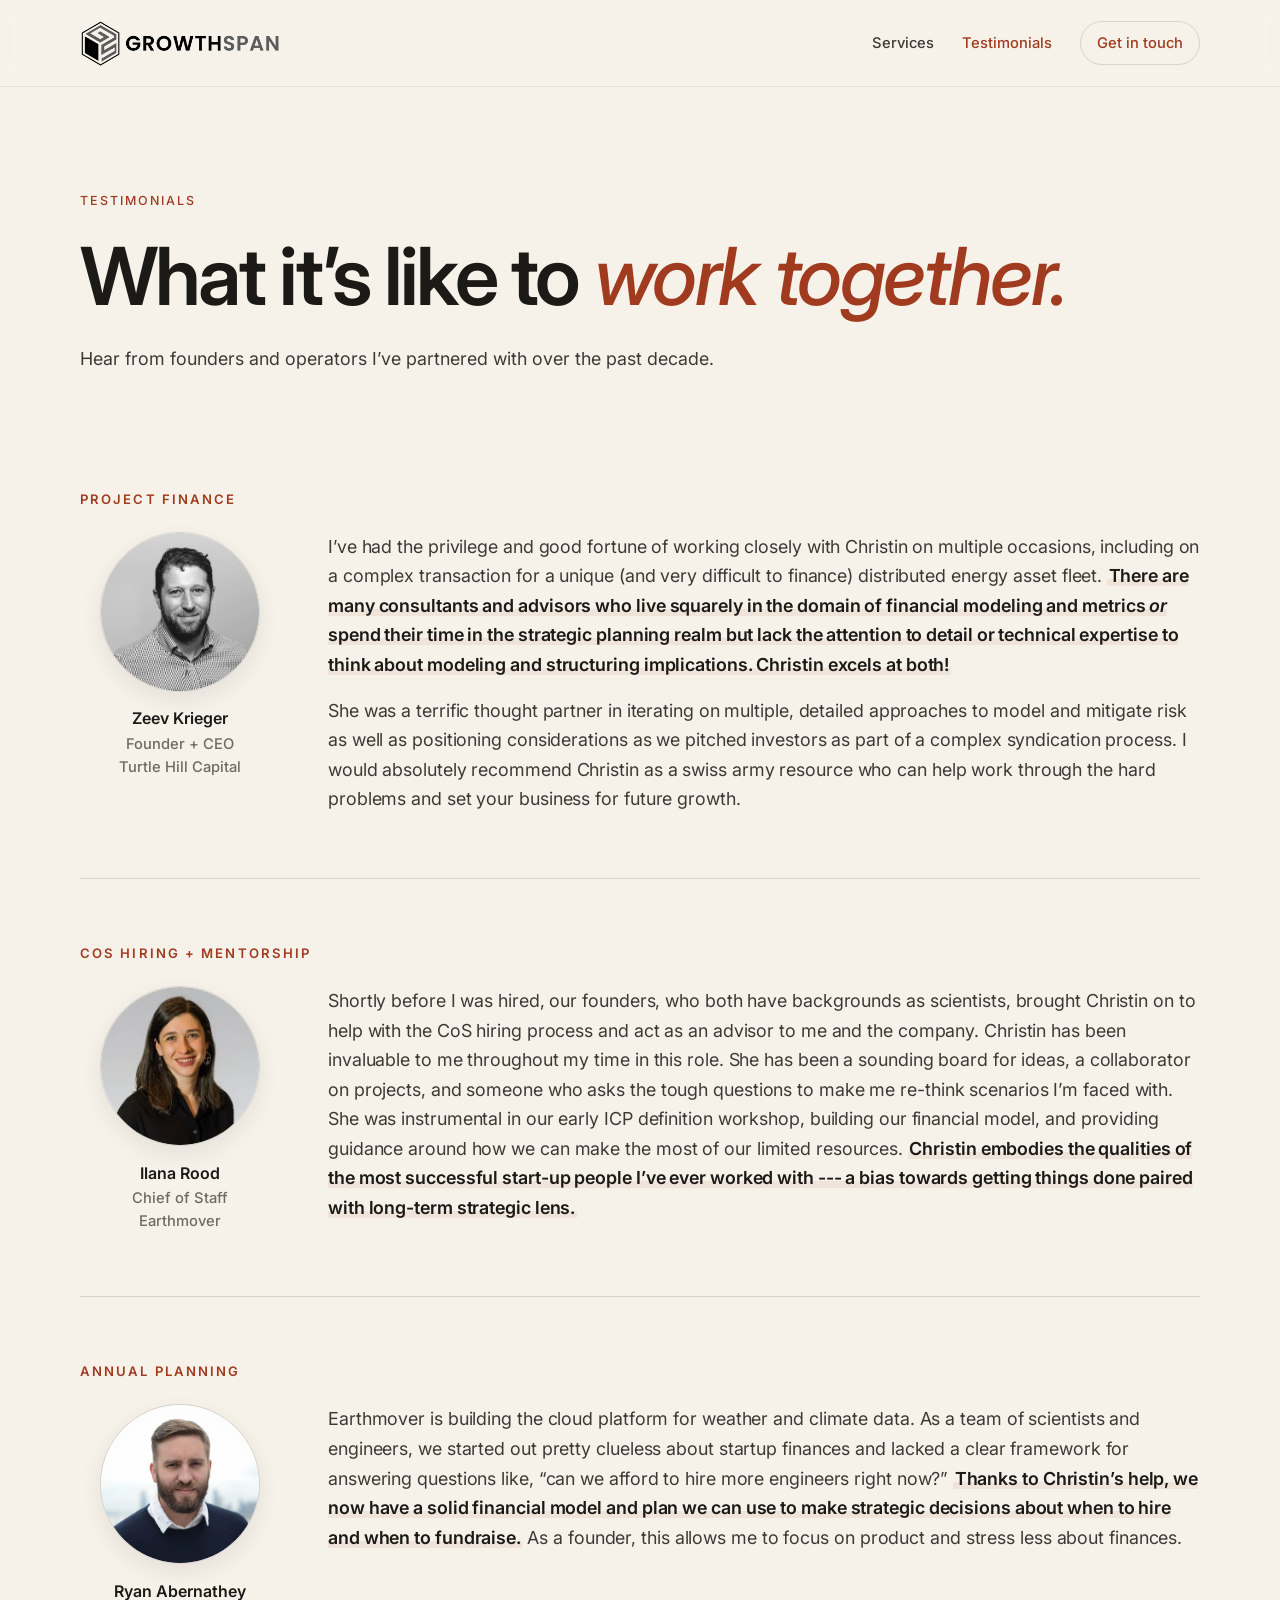
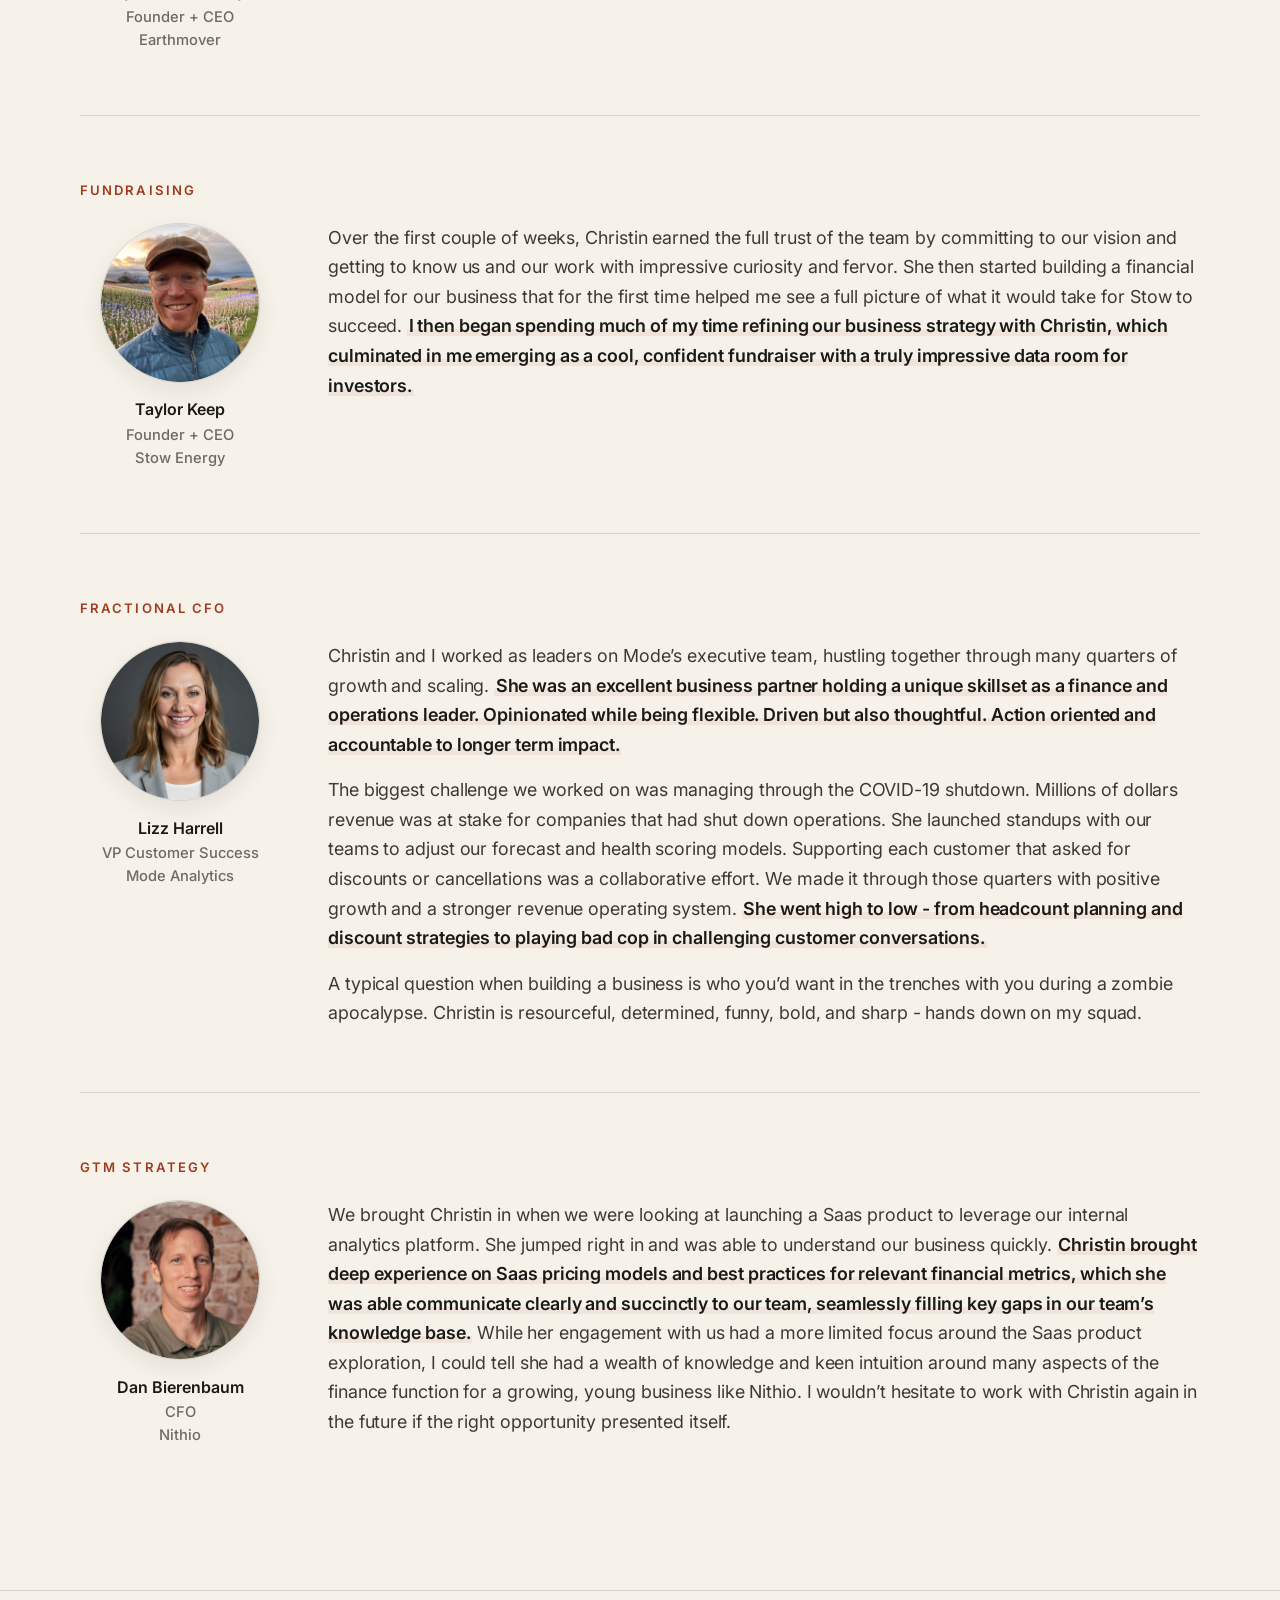
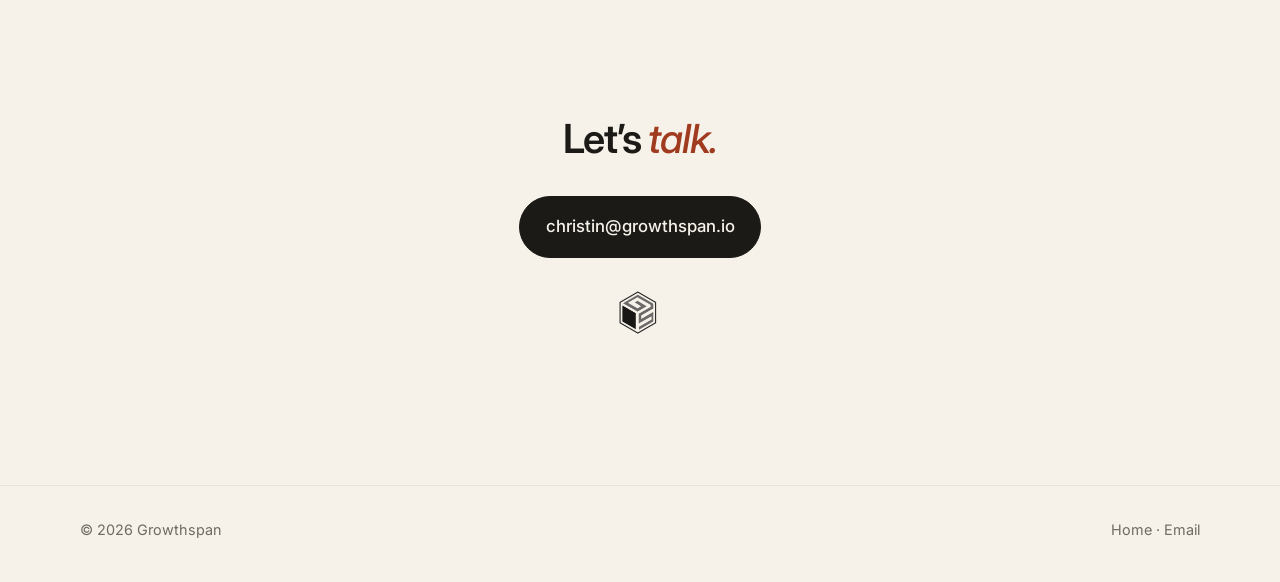
<file: testimonials.html>
<!DOCTYPE html>
<html lang="en">
  <head>
    <meta charset="utf-8" />
    <meta
      name="viewport"
      content="width=device-width, initial-scale=1, viewport-fit=cover"
    />
    <meta
      name="description"
      content="Testimonials for Christin Price and Growthspan — fractional CFO, fundraising, project finance, and strategy."
    />
    <title>Testimonials — Growthspan</title>
    <link rel="preconnect" href="https://fonts.googleapis.com" />
    <link rel="preconnect" href="https://fonts.gstatic.com" crossorigin />
    <link
      href="https://fonts.googleapis.com/css2?family=Inter:ital,wght@0,400;0,500;0,600;0,700;1,400;1,500&display=swap"
      rel="stylesheet"
    />
    <link rel="stylesheet" href="styles.css?v=20260429q" />
  </head>
  <body>
    <a class="skip-link" href="#main">Skip to content</a>

    <header class="nav">
      <div class="wrap nav__inner">
        <a class="wordmark" href="index.html" aria-label="Growthspan home">
          <img src="images/logo.png" alt="" class="wordmark__mark" width="1540" height="351" />
        </a>
        <nav aria-label="Primary" class="nav__links">
          <a href="index.html#services">Services</a>
          <a href="testimonials.html" aria-current="page">Testimonials</a>
          <button
            type="button"
            class="nav__cta"
            data-copy-email
            aria-label="Copy email address to clipboard"
          >
            Get in touch
          </button>
        </nav>
      </div>
    </header>

    <main id="main" class="t-page">
      <section class="t-hero">
        <div class="wrap">
          <p class="kicker">Testimonials</p>
          <h1 class="display">
            What it’s like to <em>work together.</em>
          </h1>
          <p class="hero__sub">
            Hear from founders and operators I’ve partnered with over the past decade.
          </p>
        </div>
      </section>

      <section class="t-list">
        <div class="wrap">

          <article class="t-card">
            <p class="t-card__header">Project Finance</p>
            <div class="t-card__aside">
              <div class="t-card__portrait">
                <img
                  src="images/Zeev.png"
                  alt="Zeev Krieger"
                  width="200"
                  height="200"
                  loading="lazy"
                  decoding="async"
                />
              </div>
              <div class="t-card__by">
                <span class="t-card__name">Zeev Krieger</span>
                <span class="t-card__role">Founder + CEO</span>
                <span class="t-card__company">Turtle Hill Capital</span>
              </div>
            </div>
            <div class="t-card__main">
            <blockquote class="t-card__quote">
              <p>
                I’ve had the privilege and good fortune of working closely
                with Christin on multiple occasions, including on a complex
                transaction for a unique (and very difficult to finance)
                distributed energy asset fleet.
                <strong>There are many consultants and advisors who live
                squarely in the domain of financial modeling and metrics
                <em>or</em> spend their time in the strategic planning
                realm but lack the attention to detail or technical
                expertise to think about modeling and structuring
                implications. Christin excels at both!</strong>
              </p>
              <p>
                She was a terrific thought partner in iterating on
                multiple, detailed approaches to model and mitigate risk as
                well as positioning considerations as we pitched investors
                as part of a complex syndication process. I would
                absolutely recommend Christin as a swiss army resource who
                can help work through the hard problems and set your
                business for future growth.
              </p>
            </blockquote>
            </div>
          </article>

          <article class="t-card">
            <p class="t-card__header">CoS Hiring + Mentorship</p>
            <div class="t-card__aside">
              <div class="t-card__portrait">
                <img
                  src="images/ilana-2.png"
                  alt="Ilana Rood"
                  width="200"
                  height="200"
                  loading="lazy"
                  decoding="async"
                />
              </div>
              <div class="t-card__by">
                <span class="t-card__name">Ilana Rood</span>
                <span class="t-card__role">Chief of Staff</span>
                <span class="t-card__company">Earthmover</span>
              </div>
            </div>
            <div class="t-card__main">
            <blockquote class="t-card__quote">
              <p>
                Shortly before I was hired, our founders, who both have
                backgrounds as scientists, brought Christin on to help with
                the CoS hiring process and act as an advisor to me and the
                company. Christin has been invaluable to me throughout my
                time in this role. She has been a sounding board for
                ideas, a collaborator on projects, and someone who asks
                the tough questions to make me re-think scenarios I’m
                faced with. She was instrumental in our early ICP
                definition workshop, building our financial model, and
                providing guidance around how we can make the most of our
                limited resources.
                <strong>Christin embodies the qualities of the most
                successful start-up people I’ve ever worked with --- a
                bias towards getting things done paired with long-term
                strategic lens.</strong>
              </p>
            </blockquote>
            </div>
          </article>

          <article class="t-card">
            <p class="t-card__header">Annual Planning</p>
            <div class="t-card__aside">
              <div class="t-card__portrait">
                <img
                  src="images/Ryan.png"
                  alt="Ryan Abernathey"
                  width="200"
                  height="200"
                  loading="lazy"
                  decoding="async"
                />
              </div>
              <div class="t-card__by">
                <span class="t-card__name">Ryan Abernathey</span>
                <span class="t-card__role">Founder + CEO</span>
                <span class="t-card__company">Earthmover</span>
              </div>
            </div>
            <div class="t-card__main">
            <blockquote class="t-card__quote">
              <p>
                Earthmover is building the cloud platform for weather and
                climate data. As a team of scientists and engineers, we
                started out pretty clueless about startup finances and
                lacked a clear framework for answering questions like,
                “can we afford to hire more engineers right now?”
                <strong>Thanks to Christin’s help, we now have a solid
                financial model and plan we can use to make strategic
                decisions about when to hire and when to fundraise.</strong>
                As a founder, this allows me to focus on product and
                stress less about finances.
              </p>
            </blockquote>
            </div>
          </article>

          <article class="t-card">
            <p class="t-card__header">Fundraising</p>
            <div class="t-card__aside">
              <div class="t-card__portrait">
                <img
                  src="images/Taylor.png"
                  alt="Taylor Keep"
                  width="200"
                  height="200"
                  loading="lazy"
                  decoding="async"
                />
              </div>
              <div class="t-card__by">
                <span class="t-card__name">Taylor Keep</span>
                <span class="t-card__role">Founder + CEO</span>
                <span class="t-card__company">Stow Energy</span>
              </div>
            </div>
            <div class="t-card__main">
            <blockquote class="t-card__quote">
              <p>
                Over the first couple of weeks, Christin earned the full
                trust of the team by committing to our vision and getting
                to know us and our work with impressive curiosity and
                fervor. She then started building a financial model for
                our business that for the first time helped me see a full
                picture of what it would take for Stow to succeed.
                <strong>I then began spending much of my time refining our
                business strategy with Christin, which culminated in me
                emerging as a cool, confident fundraiser with a truly
                impressive data room for investors.</strong>
              </p>
            </blockquote>
            </div>
          </article>

          <article class="t-card">
            <p class="t-card__header">Fractional CFO</p>
            <div class="t-card__aside">
              <div class="t-card__portrait">
                <img
                  src="images/Lizz.png"
                  alt="Lizz Harrell"
                  width="200"
                  height="200"
                  loading="lazy"
                  decoding="async"
                />
              </div>
              <div class="t-card__by">
                <span class="t-card__name">Lizz Harrell</span>
                <span class="t-card__role">VP Customer Success</span>
                <span class="t-card__company">Mode Analytics</span>
              </div>
            </div>
            <div class="t-card__main">
            <blockquote class="t-card__quote">
              <p>
                Christin and I worked as leaders on Mode’s executive team,
                hustling together through many quarters of growth and
                scaling.
                <strong>She was an excellent business partner holding a
                unique skillset as a finance and operations leader.
                Opinionated while being flexible. Driven but also
                thoughtful. Action oriented and accountable to longer term
                impact.</strong>
              </p>
              <p>
                The biggest challenge we worked on was managing through
                the COVID-19 shutdown. Millions of dollars revenue was at
                stake for companies that had shut down operations. She
                launched standups with our teams to adjust our forecast
                and health scoring models. Supporting each customer that
                asked for discounts or cancellations was a collaborative
                effort. We made it through those quarters with positive
                growth and a stronger revenue operating system.
                <strong>She went high to low - from headcount planning
                and discount strategies to playing bad cop in challenging
                customer conversations.</strong>
              </p>
              <p>
                A typical question when building a business is who you’d
                want in the trenches with you during a zombie apocalypse.
                Christin is resourceful, determined, funny, bold, and
                sharp - hands down on my squad.
              </p>
            </blockquote>
            </div>
          </article>

          <article class="t-card">
            <p class="t-card__header">GTM Strategy</p>
            <div class="t-card__aside">
              <div class="t-card__portrait">
                <img
                  src="images/Dan.png"
                  alt="Dan Bierenbaum"
                  width="200"
                  height="200"
                  loading="lazy"
                  decoding="async"
                />
              </div>
              <div class="t-card__by">
                <span class="t-card__name">Dan Bierenbaum</span>
                <span class="t-card__role">CFO</span>
                <span class="t-card__company">Nithio</span>
              </div>
            </div>
            <div class="t-card__main">
            <blockquote class="t-card__quote">
              <p>
                We brought Christin in when we were looking at launching a
                Saas product to leverage our internal analytics platform.
                She jumped right in and was able to understand our
                business quickly.
                <strong>Christin brought deep experience on Saas pricing
                models and best practices for relevant financial metrics,
                which she was able communicate clearly and succinctly to
                our team, seamlessly filling key gaps in our team’s
                knowledge base.</strong>
                While her engagement with us had a more limited focus
                around the Saas product exploration, I could tell she had
                a wealth of knowledge and keen intuition around many
                aspects of the finance function for a growing, young
                business like Nithio. I wouldn’t hesitate to work with
                Christin again in the future if the right opportunity
                presented itself.
              </p>
            </blockquote>
            </div>
          </article>

        </div>
      </section>

      <section class="cta">
        <div class="wrap cta__inner">
          <h2 class="display cta__title">
            Let’s <em>talk.</em>
          </h2>
          <a
            class="btn btn--lg"
            href="mailto:christin@growthspan.io"
            data-copy-email
            aria-label="Copy christin@growthspan.io to clipboard"
          >
            christin@growthspan.io
          </a>
          <p class="cta__back">
            <a href="index.html" class="cta__home-logo" aria-label="Back to home">
              <img
                src="images/logo-mark.png"
                alt=""
                width="351"
                height="351"
                loading="lazy"
                decoding="async"
              />
            </a>
          </p>
        </div>
      </section>
    </main>

    <footer class="foot">
      <div class="wrap foot__inner">
        <p>&copy; <span id="year"></span> Growthspan</p>
        <p>
          <a href="index.html">Home</a>
          <span aria-hidden="true">·</span>
          <a
            href="mailto:christin@growthspan.io"
            data-copy-email
            aria-label="Copy christin@growthspan.io to clipboard"
            >Email</a>
        </p>
      </div>
    </footer>

    <div
      id="email-toast"
      class="toast"
      role="status"
      aria-live="polite"
      aria-hidden="true"
    ></div>
    <script src="main.js" defer></script>
  </body>
</html>
</file>
<file: styles.css>
/* Growthspan — v2 editorial redesign. No build step. */

:root {
  --paper: #f6f2ea;
  --paper-soft: #efe9dd;
  --ink: #1b1a17;
  --ink-soft: #3d3a35;
  --muted: #6f6a62;
  --line: rgba(27, 26, 23, 0.14);
  --line-soft: rgba(27, 26, 23, 0.07);
  --accent: #a13b1f;
  --accent-ink: #7a2a12;
  --accent-soft: rgba(161, 59, 31, 0.08);
  --ring: rgba(161, 59, 31, 0.45);
  --available: #15803d;
  --sans: "Inter", -apple-system, BlinkMacSystemFont, "Segoe UI", sans-serif;
  --display: "Inter", -apple-system, BlinkMacSystemFont, "Segoe UI", sans-serif;
  --max: 1120px;
  --gutter: clamp(1.25rem, 4vw, 2.5rem);
}

* {
  box-sizing: border-box;
}

html {
  scroll-behavior: smooth;
  -webkit-text-size-adjust: 100%;
  overflow-x: hidden;
}

body {
  margin: 0;
  background: var(--paper);
  color: var(--ink);
  font-family: var(--sans);
  font-size: 1rem;
  line-height: 1.65;
  text-rendering: optimizeLegibility;
  -webkit-font-smoothing: antialiased;
  padding-left: env(safe-area-inset-left, 0);
  padding-right: env(safe-area-inset-right, 0);
}

#main {
  min-width: 0;
}

a {
  color: inherit;
}

img {
  max-width: 100%;
  display: block;
}

::selection {
  background: var(--accent);
  color: var(--paper);
}

.skip-link {
  position: absolute;
  left: -9999px;
  top: 0.5rem;
  padding: 0.5rem 1rem;
  background: var(--ink);
  color: var(--paper);
  border-radius: 6px;
  z-index: 100;
}
.skip-link:focus {
  left: 1rem;
}

.wrap {
  width: min(100% - var(--gutter) * 2, var(--max));
  max-width: 100%;
  margin-inline: auto;
  min-width: 0;
  box-sizing: border-box;
}

/* ——— Type system ——— */

.display {
  font-family: var(--display);
  font-weight: 600;
  font-size: clamp(2.4rem, 6.4vw, 5rem);
  line-height: 1.02;
  letter-spacing: -0.035em;
  margin: 0;
  color: var(--ink);
}

.display em {
  font-style: italic;
  color: var(--accent);
  font-weight: 500;
  letter-spacing: -0.03em;
}

.kicker {
  font-family: var(--sans);
  font-weight: 500;
  font-size: 0.78rem;
  letter-spacing: 0.16em;
  text-transform: uppercase;
  color: var(--accent);
  margin: 0 0 1.5rem;
}

.label {
  font-family: var(--sans);
  font-weight: 500;
  font-size: 0.72rem;
  letter-spacing: 0.2em;
  text-transform: uppercase;
  color: var(--muted);
  margin: 0;
}

.lede {
  font-family: var(--display);
  font-weight: 500;
  font-size: clamp(1.25rem, 2.2vw, 1.55rem);
  line-height: 1.4;
  color: var(--ink);
  letter-spacing: -0.018em;
  margin: 0 0 1.25rem;
}

.lede em {
  font-style: italic;
  color: var(--accent-ink);
  font-weight: 500;
}

.lede strong {
  font-weight: 600;
  color: var(--ink);
}

.muted {
  color: var(--ink-soft);
  font-size: 1.02rem;
  margin: 0;
  max-width: 60ch;
}

/* ——— Nav ——— */

.nav {
  padding-bottom: 1.25rem;
  padding-top: max(1.25rem, env(safe-area-inset-top, 0px));
  border-bottom: 1px solid var(--line-soft);
  position: sticky;
  top: 0;
  background: rgba(246, 242, 234, 0.85);
  backdrop-filter: saturate(160%) blur(10px);
  z-index: 40;
}

.nav__inner {
  display: flex;
  align-items: center;
  justify-content: space-between;
  gap: 1.5rem;
  flex-wrap: wrap;
  row-gap: 0.85rem;
  min-width: 0;
}

.wordmark {
  display: inline-flex;
  align-items: center;
  text-decoration: none;
  color: var(--ink);
  line-height: 0;
}

.wordmark:focus-visible {
  outline: 2px solid var(--ring);
  outline-offset: 4px;
  border-radius: 6px;
}

.wordmark__mark {
  height: clamp(2.15rem, 4.2vw, 2.85rem);
  width: auto;
  display: block;
}

.nav__links {
  display: flex;
  align-items: center;
  gap: 1.75rem;
  flex-wrap: wrap;
  justify-content: flex-end;
  min-width: 0;
  flex: 1 1 auto;
}

.nav__links a {
  font-size: 0.92rem;
  color: var(--ink-soft);
  text-decoration: none;
  font-weight: 500;
  transition: color 0.2s;
}

.nav__links a:hover,
.nav__links a[aria-current="page"] {
  color: var(--accent);
}

.nav__cta {
  color: var(--accent) !important;
  border: 1px solid var(--line);
  padding: 0.45rem 0.95rem;
  border-radius: 999px;
  transition: background 0.2s, border-color 0.2s;
}

.nav__cta:hover {
  background: var(--accent-soft);
  border-color: var(--ring);
}

button.nav__cta {
  font: inherit;
  font-size: 0.92rem;
  font-weight: 500;
  font-family: var(--sans);
  cursor: pointer;
  background: transparent;
  min-height: 2.75rem;
  min-width: 2.75rem;
  padding-inline: 1rem;
}

button.nav__cta:focus-visible {
  outline: 2px solid var(--ring);
  outline-offset: 4px;
}

.toast {
  position: fixed;
  bottom: max(1.25rem, env(safe-area-inset-bottom, 0px));
  left: 50%;
  z-index: 10000;
  max-width: min(92vw, 26rem);
  padding: 0.65rem 1.1rem;
  font-size: 0.9rem;
  font-weight: 500;
  line-height: 1.35;
  text-align: center;
  color: var(--ink);
  background: var(--paper);
  border: 1px solid var(--line);
  border-radius: 999px;
  box-shadow: 0 12px 36px rgba(27, 26, 23, 0.14);
  transform: translateX(-50%) translateY(calc(100% + 2rem));
  opacity: 0;
  pointer-events: none;
  transition:
    transform 0.28s ease,
    opacity 0.28s ease;
}

.toast.toast--visible {
  transform: translateX(-50%) translateY(0);
  opacity: 1;
}

/* ——— Hero + landing (hero + about above the fold on laptop) ——— */

.landing {
  padding: clamp(0.83rem, 2.67vw, 1.5rem) 0 0;
}

.landing__grid {
  display: grid;
  gap: clamp(1.17rem, 2.67vw, 1.67rem);
  align-items: start;
}

.landing__grid > .landing__hero {
  min-width: 0;
}

@media (min-width: 1024px) {
  .landing__grid {
    /* Equal columns: centered divider + wider bio column vs prior 0.82fr intro */
    grid-template-columns: minmax(0, 1fr) minmax(0, 1fr);
    column-gap: 0;
    /* Columns top-align with each other… */
    align-items: start;
    /* …while the whole hero + about row is vertically centered in the viewport */
    align-content: center;
    min-height: calc(100dvh - 5.5rem);
  }
}

.hero {
  padding: 0;
  text-align: center;
  display: flex;
  flex-direction: column;
  align-items: center;
}

@media (min-width: 1024px) {
  .landing__hero {
    text-align: left;
    align-items: flex-start;
    /* Mirror intro padding so copy clears the centered column rule */
    padding-right: clamp(1.25rem, 2.5vw, 2rem);
  }

  .landing__hero .hero__sub {
    margin: 0.9rem 0 0;
    max-width: none;
  }
}

.landing__hero .hero__sub {
  margin-bottom: 0;
}

.landing .intro {
  padding: clamp(0.83rem, 2.67vw, 1.5rem) 0 0;
  border-top: 1px solid var(--line);
}

@media (min-width: 1024px) {
  .landing .intro {
    padding: 0 0 0 clamp(1.25rem, 2.5vw, 2rem);
    border-top: 0;
    border-left: 1px solid var(--line);
  }

  .landing .intro__main {
    grid-template-columns: minmax(100px, 150px) minmax(0, 1fr);
    gap: 1.25rem;
    align-items: start;
  }

  .landing .intro__photo {
    width: min(150px, 100%);
  }

  .landing .lede {
    margin-bottom: 0.85rem;
  }

  /* Exclude greeting — it uses .intro__lede-greeting (larger type) */
  .landing .intro__body .lede:not(.intro__lede-greeting) {
    font-size: clamp(0.81rem, 0.92vw, 0.96rem);
  }

  .landing .intro__body .intro__lede-greeting {
    font-size: clamp(1.42rem, 1.85vw, 1.72rem);
  }

  .landing .intro__body .intro__lede-lead,
  .landing .intro__body .intro__lede-rest {
    font-size: clamp(0.92rem, 1.05vw, 1.08rem);
  }
}

/* Email + availability row (used in bottom CTA) */
.landing__cta-inner {
  display: flex;
  align-items: center;
  justify-content: center;
  gap: clamp(2rem, 4vw, 2.75rem);
  flex-wrap: wrap;
  width: 100%;
  max-width: 100%;
}

.landing__cta-inner .btn {
  max-width: 100%;
  justify-content: center;
  text-align: center;
}

.landing__cta-inner .hero__status {
  margin-left: 0;
}

.hero .display {
  max-width: min(100%, 36ch);
  margin-inline: auto;
}

/* Hero headline: two lines, slightly smaller than global .display */
.landing__hero .display {
  max-width: none;
  margin-inline: 0;
  font-size: clamp(1.85rem, 5.2vw, 2.65rem);
  line-height: 1.08;
}

@media (min-width: 1024px) {
  .landing__hero .display {
    font-size: clamp(1.95rem, 2.75vw, 2.95rem);
  }
}

.hero__sub {
  font-size: clamp(1rem, 1.4vw, 1.14rem);
  line-height: 1.55;
  color: var(--ink-soft);
  max-width: min(100%, 62ch);
  margin: 1.1rem auto 1.33rem;
}

.hero__sub-intro,
.hero__sub-main {
  display: block;
}

.hero__sub-main {
  margin-top: 0.35rem;
  line-height: 1.42;
}

.hero__sub strong {
  color: var(--ink);
}

.hero__meta {
  display: flex;
  align-items: center;
  justify-content: center;
  gap: 1rem;
  flex-wrap: wrap;
}

.hero__status {
  display: flex;
  align-items: center;
  gap: 0.65rem;
  margin: 0;
  margin-left: clamp(1rem, 3vw, 2.25rem);
}

.hero__dot {
  width: 8px;
  height: 8px;
  border-radius: 50%;
  background: var(--available);
  box-shadow: 0 0 0 2px rgba(21, 128, 61, 0.22);
  display: inline-block;
  flex-shrink: 0;
  animation: hero-dot-pulse 2.25s ease-out infinite;
}

.hero__note {
  font-size: 0.92rem;
  color: var(--muted);
}

@keyframes hero-dot-pulse {
  0% {
    box-shadow:
      0 0 0 2px rgba(21, 128, 61, 0.22),
      0 0 0 0 rgba(21, 128, 61, 0.45);
  }
  70% {
    box-shadow:
      0 0 0 2px rgba(21, 128, 61, 0.22),
      0 0 0 10px rgba(21, 128, 61, 0);
  }
  100% {
    box-shadow:
      0 0 0 2px rgba(21, 128, 61, 0.22),
      0 0 0 0 rgba(21, 128, 61, 0);
  }
}

/* ——— Buttons ——— */

.btn {
  display: inline-flex;
  align-items: center;
  gap: 0.6rem;
  font-family: var(--sans);
  font-weight: 500;
  font-size: 1rem;
  text-decoration: none;
  color: var(--ink);
  padding: 0.8rem 1.25rem;
  border-radius: 999px;
  border: 1px solid var(--ink);
  background: var(--ink);
  color: var(--paper);
  transition: transform 0.15s ease, background 0.15s ease, color 0.15s ease;
}

.btn:hover {
  background: var(--accent);
  border-color: var(--accent);
  transform: translateY(-1px);
}

.btn:focus-visible {
  outline: 2px solid var(--ring);
  outline-offset: 3px;
}

.btn--lg {
  font-size: 1.05rem;
  padding: 1rem 1.6rem;
  min-height: 2.75rem;
  box-sizing: border-box;
  max-width: 100%;
  overflow-wrap: anywhere;
}

/* ——— Rule ——— */

.rule hr {
  border: 0;
  border-top: 1px solid var(--line);
  margin: 0;
}

/* ——— Intro ——— */

.intro {
  padding: clamp(3.5rem, 8vw, 6rem) 0;
}

.clients__grid,
.pull__grid {
  display: grid;
  grid-template-columns: 1fr;
  gap: 2rem;
}

.pull__aside {
  display: flex;
  flex-direction: column;
  align-items: flex-start;
  gap: 1.25rem;
}

/* Portrait + name/role: centered in the aside column; label stays left via .pull__aside */
.pull__credit {
  display: flex;
  flex-direction: column;
  align-items: center;
  width: 100%;
  gap: 1.25rem;
}

.pull__byline {
  margin: 0;
  display: flex;
  flex-direction: column;
  align-items: center;
  text-align: center;
  gap: 0.2rem;
}

.pull__name {
  margin: 0;
  font-size: 0.92rem;
  font-weight: 600;
  color: var(--ink);
  letter-spacing: 0.01em;
}

.pull__meta {
  margin: 0;
  font-size: 0.92rem;
  font-weight: 500;
  color: var(--muted);
  letter-spacing: 0.01em;
  line-height: 1.35;
}

@media (min-width: 780px) {
  .clients__grid,
  .pull__grid {
    grid-template-columns: 180px 1fr;
    gap: 4rem;
  }
}

.intro__main {
  display: grid;
  gap: 2rem;
  align-items: start;
  justify-items: start;
  min-width: 0;
}

@media (min-width: 640px) {
  .intro__main {
    grid-template-columns: minmax(200px, 280px) minmax(0, 1fr);
    gap: 2.5rem;
    align-items: start;
  }
}

/* Landing bio: stack photo above copy on phones/tablets — avoids an oversized
   headshot beside text between 640px and the desktop split. */
@media (max-width: 1023px) {
  .landing__grid {
    min-height: 0;
    align-content: start;
  }

  .landing__hero {
    text-align: center;
    align-items: center;
  }

  .landing .intro__main {
    grid-template-columns: 1fr;
    justify-items: center;
    gap: clamp(1.25rem, 3.5vw, 1.85rem);
  }

  .landing .intro__photo {
    width: min(220px, 72vw);
    max-width: 100%;
    justify-self: center;
  }

  .landing .intro__body {
    width: 100%;
    max-width: 38rem;
    margin-inline: auto;
  }

  .landing .intro__lede-greeting,
  .landing .intro__lede-lead,
  .landing .intro__lede-rest {
    text-align: center;
  }
}

/* Circle mask; image is slightly zoomed for a tighter crop (links to LinkedIn) */
.intro__photo {
  margin: 0;
  width: min(280px, 100%);
  max-width: 100%;
  justify-self: start;
  aspect-ratio: 1;
  border-radius: 50%;
  overflow: hidden;
  border: 1px solid var(--line);
  box-shadow: 0 10px 28px rgba(27, 26, 23, 0.1);
  display: block;
  text-decoration: none;
  color: inherit;
  cursor: pointer;
  -webkit-tap-highlight-color: transparent;
  transition: box-shadow 0.2s ease, transform 0.2s ease;
}

.intro__photo:hover {
  box-shadow: 0 12px 34px rgba(27, 26, 23, 0.14);
}

.intro__photo:focus-visible {
  outline: 2px solid var(--ring);
  outline-offset: 4px;
}
@media (min-width: 640px) {
  .intro__photo {
    width: min(100%, 280px);
  }
}

.intro__photo img {
  width: 100%;
  height: 100%;
  display: block;
  object-fit: cover;
  object-position: center;
  /* Slight zoom — tighter headshot without heavy repositioning */
  transform: scale(1.1);
  transform-origin: center center;
}

.intro__body {
  max-width: min(100%, 92ch);
  min-width: 0;
}

/* Bio body copy; greeting uses .intro__lede-greeting instead */
.intro__body .lede:not(.intro__lede-greeting) {
  font-size: clamp(0.93rem, 1.62vw, 1.12rem);
}

.intro__body .intro__lede-greeting {
  font-size: clamp(1.52rem, 2.85vw, 1.95rem);
}

.intro__body .intro__lede-greeting,
.intro__body .intro__lede-lead {
  margin-bottom: 0.45rem;
}

.intro__body .intro__lede-lead,
.intro__body .intro__lede-rest {
  margin-top: 0;
  font-weight: 400;
  letter-spacing: -0.012em;
  font-size: clamp(1.02rem, 1.9vw, 1.22rem);
  color: var(--ink-soft);
}

.intro__body .intro__lede-lead em,
.intro__body .intro__lede-rest em {
  font-weight: 400;
}

.intro__body .intro__lede-lead strong em {
  font-style: italic;
  font-weight: 600;
  color: var(--accent-ink);
}

/* ——— Services (.work) ——— */

.work {
  padding: clamp(3rem, 7vw, 5.5rem) 0 clamp(4rem, 8vw, 6rem);
  border-top: 1px solid var(--line);
  border-bottom: 1px solid var(--line);
  background: linear-gradient(180deg, var(--paper-soft), var(--paper));
}

.work .label {
  margin-bottom: 1rem;
}

.work__intro-wrap {
  margin: 0 0 2.5rem;
  width: 100%;
  max-width: none;
  text-align: center;
}

.work__intro-wrap .work__intro {
  margin: 0 0 0.65rem;
  font-family: var(--display);
  font-weight: 600;
  font-size: clamp(1.85rem, 5.2vw, 2.65rem);
  line-height: 1.08;
  letter-spacing: -0.035em;
  color: var(--ink);
}

.work__intro-wrap .work__intro em {
  font-style: italic;
  color: var(--accent);
  font-weight: 500;
  letter-spacing: -0.03em;
}

.work__subhead {
  margin: 0;
  font-family: var(--display);
  font-weight: 500;
  font-size: clamp(0.94rem, 1.72vw, 1.18rem);
  line-height: 1.45;
  letter-spacing: -0.018em;
  color: var(--ink-soft);
}

.work__list {
  display: grid;
  grid-template-columns: 1fr;
  gap: 0;
}

.work__item {
  padding: 2.25rem 0;
  border-top: 1px solid var(--line-soft);
  display: grid;
  grid-template-columns: 1fr;
  gap: 0.5rem;
}

.work__item:first-child {
  border-top: 0;
  padding-top: 0;
}

@media (min-width: 780px) {
  /* Center the three-column service rows as a block within the page */
  .work__list {
    width: 100%;
    max-width: min(100%, 56rem);
    margin-inline: auto;
  }

  .work__item {
    /* Title | fit line | body copy — min width on col1 so “Strategic Advisor” stays one line */
    grid-template-columns: minmax(12.75rem, 1.12fr) minmax(0, 0.95fr) minmax(0, 1.52fr);
    gap: 0.5rem 2.25rem;
    align-items: baseline;
  }

  .work__item .work__fit {
    order: 1;
  }

  .work__item .work__desc {
    order: 2;
    font-size: 0.88rem; /* column 3 — slightly under base 0.92rem */
    /* Extra air between fit line (col2) and body copy (col3) */
    padding-inline-start: 3rem;
  }

  .work__item > * {
    min-width: 0;
  }
}

.work__title {
  font-family: var(--display);
  font-weight: 600;
  font-size: clamp(1.12rem, 1.85vw, 1.38rem);
  line-height: 1.15;
  letter-spacing: -0.025em;
  margin: 0;
  color: var(--ink);
}

.work__desc {
  margin: 0;
  color: var(--ink-soft);
  font-size: 0.92rem;
  line-height: 1.45;
  max-width: 42ch;
}

.work__fit {
  margin: 0;
  font-family: var(--display);
  font-style: italic;
  font-weight: 500;
  font-size: 0.9rem;
  color: var(--accent-ink);
  line-height: 1.45;
  max-width: 30ch;
  letter-spacing: -0.005em;
}

/* ——— Clients ——— */

.clients {
  padding: clamp(3.5rem, 8vw, 6rem) 0;
}

.pull + .clients {
  border-top: 1px solid var(--line);
}

.clients__list {
  list-style: none;
  margin: 0;
  padding: 0;
  display: grid;
  grid-template-columns: 1fr;
  gap: 0;
}

.clients__list li {
  display: grid;
  grid-template-columns: auto minmax(0, 1fr);
  align-items: center;
  /* ~2in visual break between company block and description (scales down on narrow widths) */
  column-gap: clamp(2.5rem, 10vw, 2.25in);
  row-gap: 0.5rem;
  padding: 1rem 0;
  border-top: 1px solid var(--line-soft);
  font-size: 1.02rem;
  min-width: 0;
}

.clients__list li:first-child {
  border-top: 0;
  padding-top: 0;
}

.clients__primary {
  display: inline-flex;
  align-items: center;
  gap: 0.65rem;
  min-width: 0;
  text-decoration: none;
  color: inherit;
  border-radius: 4px;
  outline-offset: 3px;
}

a.clients__primary:hover .clients__name {
  color: var(--accent);
}

a.clients__primary:focus-visible {
  outline: 2px solid var(--ring);
}

/* Fixed slot so every company name starts on the same vertical line */
.clients__mark {
  width: 22px;
  height: 22px;
  flex-shrink: 0;
  display: inline-flex;
  align-items: center;
  justify-content: flex-start;
}

.clients__mark .clients__logo {
  width: auto;
  height: auto;
  max-width: 100%;
  max-height: 100%;
  object-fit: contain;
  object-position: left center;
}

.clients__logo {
  width: 22px;
  height: 22px;
  flex-shrink: 0;
  object-fit: contain;
  /* No tile background — monochrome marks */
  filter: grayscale(1) contrast(1.12);
  opacity: 0.88;
}

.clients__logo--dark {
  filter: grayscale(1) contrast(1.28) brightness(0.74);
  opacity: 0.96;
}

/* Favicon white box → blends into page (until a transparent PNG is used) */
.clients__logo--earthmover {
  mix-blend-mode: multiply;
  opacity: 1;
}

.clients__name {
  font-weight: 500;
  color: var(--ink);
}

.clients__list em {
  justify-self: end;
  min-width: 0;
  text-align: right;
  font-family: var(--display);
  font-style: italic;
  font-weight: 400;
  font-size: 0.98rem;
  color: var(--muted);
}

@media (max-width: 520px) {
  .clients__list li {
    grid-template-columns: 1fr;
    align-items: flex-start;
    row-gap: 0.45rem;
  }

  .clients__list em {
    justify-self: stretch;
    text-align: right;
  }
}

/* ——— Pull quote ——— */

.pull {
  padding: clamp(4rem, 9vw, 7rem) 0;
  border-top: 1px solid var(--line);
  background: var(--paper-soft);
}

/* Square image → circular mask; incircle uses full frame (no extra zoom).
   Width tracks .intro__photo so the testimonial headshot never reads larger than
   Christin’s hero photo (150px on desktop landing, same max as intro). */
.pull__portrait {
  margin: 0;
  width: min(280px, 100%);
  max-width: 100%;
  aspect-ratio: 1;
  border-radius: 50%;
  overflow: hidden;
  border: 1px solid var(--line);
  box-shadow: 0 8px 22px rgba(27, 26, 23, 0.08);
}

@media (min-width: 640px) {
  .pull__portrait {
    width: min(100%, 280px);
  }
}

@media (min-width: 1024px) {
  .pull__portrait {
    width: min(150px, 100%);
  }
}

.pull__portrait img {
  width: 100%;
  height: 100%;
  display: block;
  object-fit: cover;
  object-position: center;
}

.pull__quote {
  margin: 0;
  max-width: 60ch;
}

.pull__quote blockquote {
  margin: 0 0 1.5rem;
}

.pull__quote p {
  font-family: var(--display);
  font-weight: 500;
  font-size: clamp(1.35rem, 2.6vw, 1.95rem);
  line-height: 1.35;
  letter-spacing: -0.022em;
  color: var(--ink);
  margin: 0;
}

.pull__quote p em {
  font-style: italic;
  color: var(--accent);
  font-family: var(--display);
}

.pull__more {
  display: inline-flex;
  align-items: center;
  gap: 0.4rem;
  margin-top: 1.5rem;
  font-size: 0.95rem;
  color: var(--accent);
  text-decoration: none;
  font-weight: 500;
  border-bottom: 1px solid transparent;
  transition: border-color 0.15s;
}

.pull__more:hover {
  border-bottom-color: var(--accent);
}

/* ——— CTA ——— */

.cta {
  padding: clamp(5rem, 11vw, 8rem) 0;
  border-top: 1px solid var(--line);
  text-align: center;
}

.cta__inner {
  max-width: 640px;
  margin-inline: auto;
}

main:not(.t-page) .cta__inner {
  max-width: min(100%, 52rem);
}

.cta__title {
  margin-bottom: 0.65rem;
  font-size: clamp(1.2rem, 3.2vw, 2.5rem);
}

.t-page .cta .cta__title {
  margin-bottom: 2.25rem;
}

.cta__subhead {
  margin: 0 0 1.85rem;
  font-family: var(--display);
  font-weight: 500;
  font-size: clamp(0.94rem, 1.72vw, 1.18rem);
  line-height: 1.4;
  letter-spacing: -0.015em;
  color: var(--ink-soft);
}

.cta__back {
  margin-top: 2rem;
}

.cta__home-logo {
  display: inline-flex;
  align-items: center;
  justify-content: center;
  line-height: 0;
  text-decoration: none;
  opacity: 0.9;
  transition: opacity 0.15s ease, transform 0.15s ease;
  border-radius: 8px;
}

.cta__home-logo:hover {
  opacity: 1;
  transform: translateY(-1px);
}

.cta__home-logo:focus-visible {
  outline: 2px solid var(--ring);
  outline-offset: 4px;
  opacity: 1;
}

.cta__home-logo img {
  display: block;
  height: 2.75rem;
  width: auto;
}

/* ——— Footer ——— */

.foot {
  padding: 2rem 0 max(2.5rem, env(safe-area-inset-bottom, 0px));
  border-top: 1px solid var(--line-soft);
}

.foot__inner {
  display: flex;
  justify-content: space-between;
  align-items: center;
  gap: 1rem;
  flex-wrap: wrap;
}

.foot p {
  margin: 0;
  color: var(--muted);
  font-size: 0.9rem;
}

.foot a {
  color: var(--muted);
  text-decoration: none;
  transition: color 0.15s;
}

.foot a:hover {
  color: var(--accent);
}

/* ——— Testimonials page ——— */

.t-page {
  padding-bottom: 0;
}

.t-hero {
  padding: clamp(3.5rem, 9vw, 6.5rem) 0 clamp(0.65rem, 1.75vw, 1.25rem);
}

.t-hero .display {
  max-width: min(100%, 38ch);
}

.t-hero .hero__sub {
  margin-top: 1.75rem;
  margin-bottom: 0;
  margin-left: 0;
  margin-right: auto;
  text-align: left;
}

.t-list {
  padding: clamp(1rem, 2.5vw, 2rem) 0 clamp(3rem, 7vw, 5rem);
}

.t-card {
  padding: clamp(2.5rem, 5vw, 4rem) 0;
  border-top: 1px solid var(--line);
  display: grid;
  grid-template-columns: 1fr;
  gap: 1.35rem;
  align-items: start;
}

.t-card:first-child {
  border-top: 0;
}

@media (min-width: 820px) {
  .t-card {
    grid-template-columns: minmax(140px, 200px) minmax(0, 1fr);
    grid-template-rows: auto auto;
    column-gap: 3rem;
    row-gap: 1.35rem;
  }

  .t-card__header {
    grid-column: 1 / -1;
    grid-row: 1;
  }

  .t-card__aside {
    grid-column: 1;
    grid-row: 2;
    align-self: start;
  }

  .t-card__main {
    grid-column: 2;
    grid-row: 2;
  }
}

.t-card__header {
  margin: 0;
  font-family: var(--sans);
  font-size: 0.82rem;
  font-weight: 600;
  letter-spacing: 0.16em;
  text-transform: uppercase;
  color: var(--accent);
  text-align: left;
}

.t-card__aside {
  display: flex;
  flex-direction: column;
  gap: 0.85rem;
  align-items: center;
}

.t-card__portrait {
  width: min(160px, 52vw);
  aspect-ratio: 1;
  border-radius: 50%;
  overflow: hidden;
  border: 1px solid var(--line);
  box-shadow: 0 8px 22px rgba(27, 26, 23, 0.08);
  flex-shrink: 0;
}

.t-card__portrait img {
  width: 100%;
  height: 100%;
  display: block;
  object-fit: cover;
  object-position: center;
}

.t-card__main {
  min-width: 0;
}

.t-card__quote {
  margin: 0;
}

.t-card__quote p {
  margin: 0 0 1rem;
  font-family: var(--display);
  font-weight: 400;
  font-size: clamp(1.02rem, 1.4vw, 1.12rem);
  line-height: 1.65;
  color: var(--ink-soft);
  letter-spacing: -0.005em;
}

.t-card__quote p:last-child {
  margin-bottom: 0;
}

.t-card__quote strong {
  font-weight: 600;
  color: var(--ink);
  background: linear-gradient(
    180deg,
    transparent 65%,
    var(--accent-soft) 65%
  );
  padding: 0 0.08em;
}

.t-card__by {
  margin: 0;
  font-family: var(--sans);
  display: flex;
  flex-direction: column;
  gap: 0.2rem;
  max-width: 14rem;
  align-items: center;
  text-align: center;
}

.t-card__name {
  font-weight: 600;
  color: var(--ink);
  font-size: 1rem;
}

.t-card__role,
.t-card__company {
  font-weight: 500;
  color: var(--muted);
  font-size: 0.92rem;
  line-height: 1.35;
}

@media (max-width: 819px) {
  .t-card__aside {
    width: 100%;
  }

  .t-card__by {
    max-width: 100%;
  }

  .t-card__main {
    width: 100%;
  }

  .t-card__quote {
    text-align: left;
  }
}

/* ——— Motion & responsive polish ——— */

@media (prefers-reduced-motion: reduce) {
  * {
    transition: none !important;
    animation: none !important;
    scroll-behavior: auto !important;
  }
}

@media (max-width: 560px) {
  .nav__links {
    gap: 1rem;
    justify-content: flex-end;
  }

  .nav__links a:not(.nav__cta) {
    font-size: 0.88rem;
  }

  .wordmark {
    min-width: 0;
  }

  .hero__meta {
    flex-direction: column;
    gap: 1.35rem;
  }

  .hero__status {
    margin-left: 0;
    max-width: 100%;
    justify-content: center;
  }
}

@media (max-width: 767px) {
  .landing .intro__photo {
    width: min(150px, 52vw);
  }

  .pull__aside .label {
    align-self: flex-start;
  }

  .pull__portrait {
    width: min(120px, 42vw);
    max-width: 150px;
    margin-inline: 0;
  }

  .hero {
    text-align: left;
    align-items: flex-start;
  }

  .hero__sub,
  .work__intro-wrap,
  .cta,
  .cta__inner,
  .cta__subhead {
    text-align: left;
  }

  .landing__hero .hero__sub {
    text-align: center;
    margin-left: auto;
    margin-right: auto;
    max-width: min(100%, 62ch);
  }

  .landing__cta-inner,
  .hero__status {
    justify-content: center;
  }

  .landing__cta-inner .btn {
    text-align: center;
    justify-content: center;
  }

  .landing__hero .display,
  .intro__body .intro__lede-greeting,
  .intro__body .intro__lede-lead,
  .intro__body .intro__lede-rest {
    text-align: center;
  }
}
</file>
